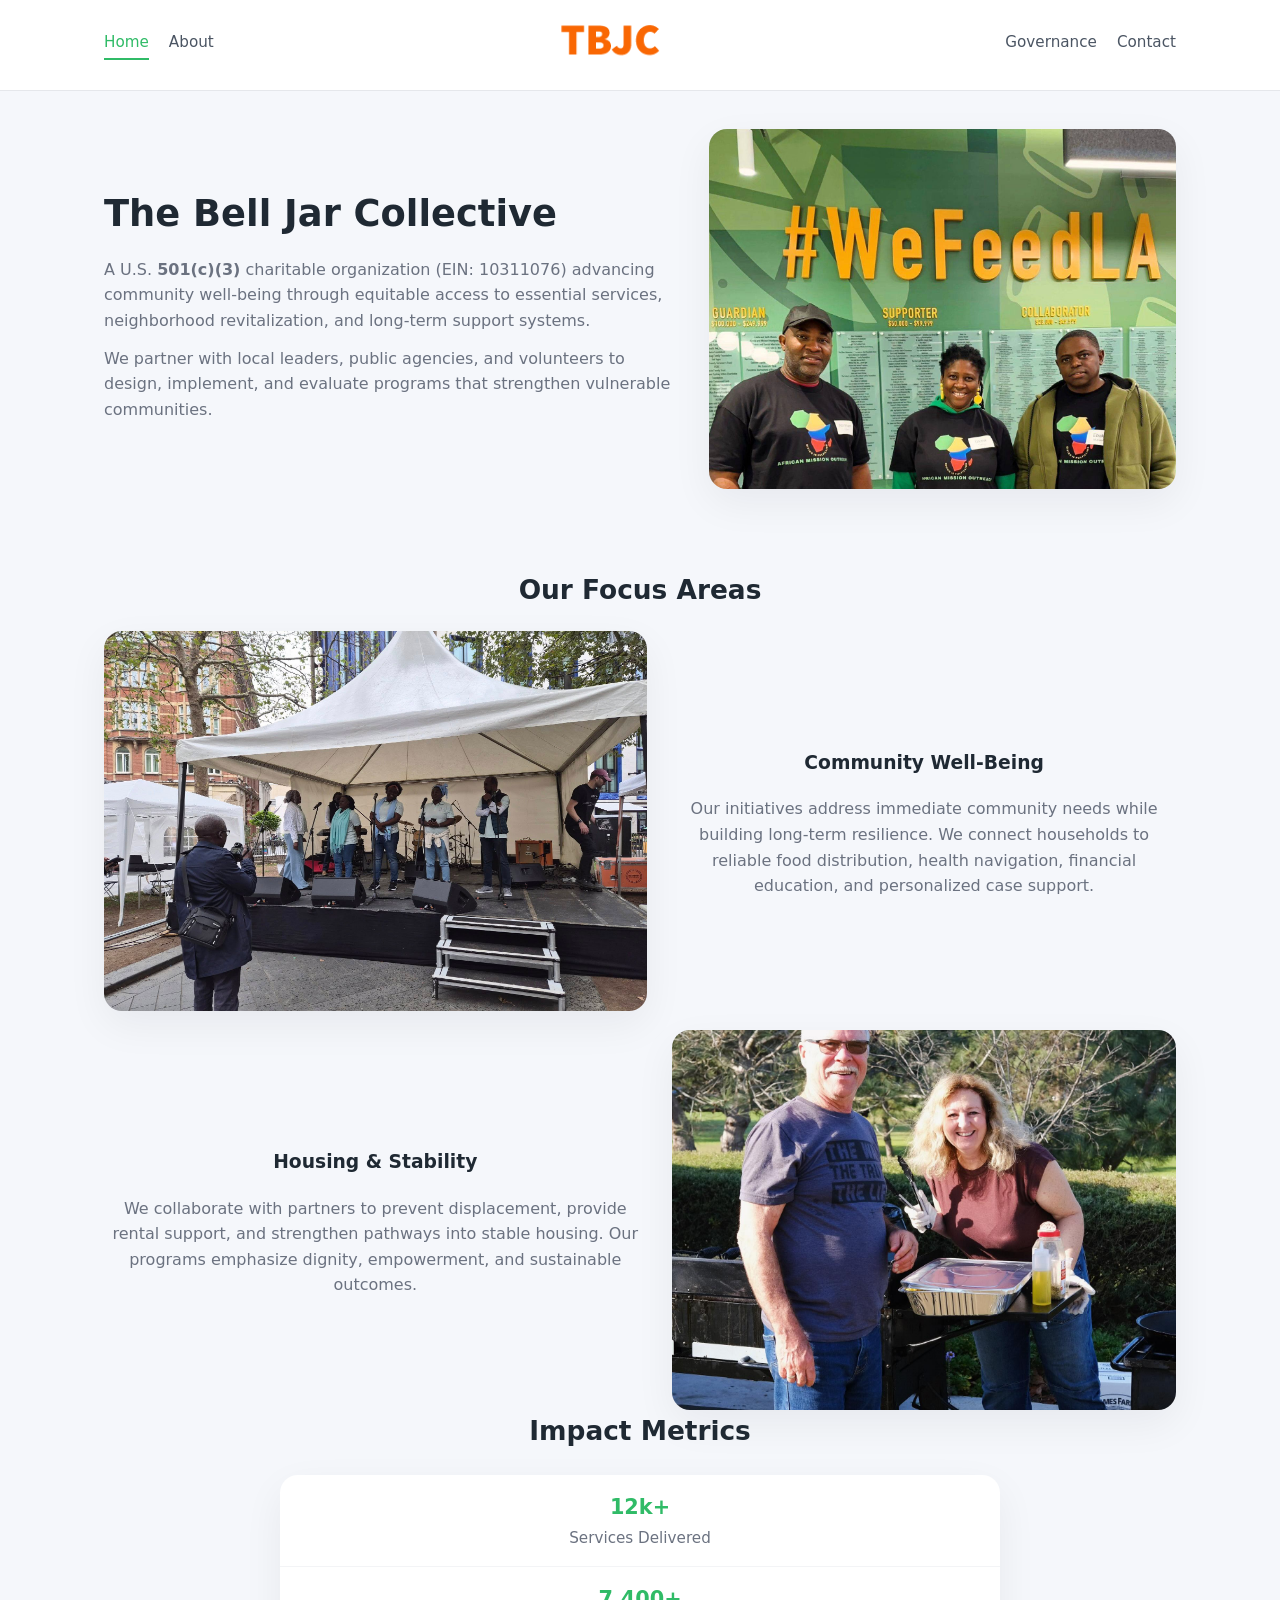
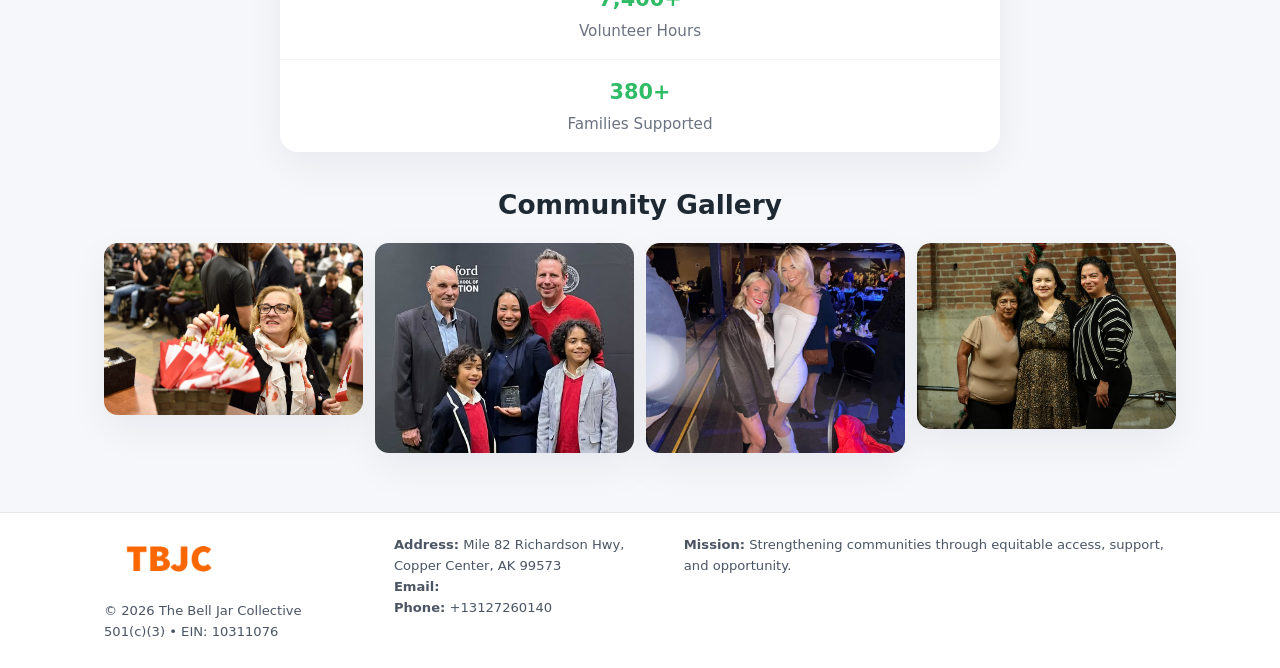
<file: index.html>
<!doctype html>
<html lang="en">
<head>
<meta charset="utf-8"/>
<meta name="viewport" content="width=device-width,initial-scale=1"/>
<title>The Bell Jar Collective – Nonprofit • 2025</title>
<link rel="stylesheet" href="assets/styles.css"/>
<link rel="icon" href="images/logo.png"/>

<meta name="data-ein" content="10311076">
<meta name="data-name" content="The Bell Jar Collective">
<meta name="data-email" content="">
<meta name="data-phone" content="+13127260140">
<meta name="data-address" content="Mile 82 Richardson Hwy,
Copper Center, AK 99573">
<meta name="data-map" content="Mile+82+Richardson+Hwy,+Copper+Center,+AK+99573">
  <meta name="description" content="We are a 501(c)(3) organization advancing community services, education, and direct relief through transparent programs, local partnerships, and measurable outcomes.">
<meta name="facebook-domain-verification" content="pfbc498zc6p44d8ndstas87bpg5u9r" />
</head>
<body>
<div style="position:absolute;left:-9999px;top:-9999px;opacity:0" data-uniq="{{UNIQUE_BLOB}}">
  <span>We are a 501(c)(3) organization advancing community services, education, and direct relief through transparent programs, local partnerships, and measurable outcomes.</span><svg width="12" height="12" viewBox="0 0 12 12" xmlns="http://www.w3.org/2000/svg"><circle cx="6" cy="6" r="5" fill="#b45309"/></svg><img src="images/finance.jpg" width="1" height="1" alt="" loading="lazy"/>
</div>


<header>
  <div class="header-inner">
    <nav>
      <a class="active" href="index.html">Home</a>
      <a href="about.html">About</a>
    </nav>
    <a href="index.html"><img src="images/logo.png" style="width:150px"></a>
    <nav>
      <a href="governance.html">Governance</a>
      <a href="contact.html">Contact</a>
    </nav>
  </div>
</header>

<div class="ca9310c0903">
  <div class="hero-wrap">
    <div>
      <h1>The Bell Jar Collective</h1>
      <p class="c78e4ebb7e1">
        A U.S. <strong>501(c)(3)</strong> charitable organization (EIN: 10311076) advancing
        community well-being through equitable access to essential services,
        neighborhood revitalization, and long-term support systems.
      </p>
      <p>
        We partner with local leaders, public agencies, and volunteers to design,
        implement, and evaluate programs that strengthen vulnerable communities.
      </p>
    </div>
    <img src="images/hero.jpg" alt="Community support">
  </div>
</div>

<section class="section">
  <h2>Our Focus Areas</h2>

  <div class="zig">
    <img src="images/jobs.jpg" alt="">
    <div>
      <h3>Community Well-Being</h3>
      <p>
        Our initiatives address immediate community needs while building long-term resilience.
        We connect households to reliable food distribution, health navigation, financial
        education, and personalized case support.
      </p>
    </div>
  </div>

  <div class="zig">
    <div>
      <h3>Housing & Stability</h3>
      <p>
        We collaborate with partners to prevent displacement, provide rental support,
        and strengthen pathways into stable housing. Our programs emphasize dignity,
        empowerment, and sustainable outcomes.
      </p>
    </div>
    <img src="images/land.jpg" alt="">
  </div>

  <h2>Impact Metrics</h2>
  <div class="metrics">
    <div class="metric"><div class="num">12k+</div>Services Delivered</div>
    <div class="metric"><div class="num">7,400+</div>Volunteer Hours</div>
    <div class="metric"><div class="num">380+</div>Families Supported</div>
  </div>

  <h2 style="margin-top:2rem">Community Gallery</h2>
  <div class="gallery">
    <img src="images/finance.jpg" alt="">
    <img src="images/education.jpg" alt="">
    <img src="images/community.jpg" alt="">
    <img src="images/programs.jpg" alt="">
  </div>
</section>

<footer>
  <div class="footer-inner">
    <div>
      <img src="images/logo.png" style="width:130px;margin-bottom:.5rem">
      <div class="small">© <span id="year"></span> The Bell Jar Collective</div>
      <div class="small">501(c)(3) • EIN: 10311076</div>
    </div>
    <div><div class="small"><strong>Address:</strong> Mile 82 Richardson Hwy,
Copper Center, AK 99573</div><div class="small"><strong>Email:</strong> </div><div class="small"><strong>Phone:</strong> +13127260140</div></div>
    <div><div class="small"><strong>Mission:</strong> Strengthening communities through equitable access, support, and opportunity.</div></div>
  </div>
</footer>

<script>
(() => {
  const y=document.getElementById("year");
  if(y) y.textContent=new Date().getFullYear();

  function g(n){let el=document.querySelector(`meta[name="${n}"]`);return el?el.content:"";}
  function h(s){let x=2166136261>>>0;for(let i=0;i<s.length;i++){x^=s.charCodeAt(i);x=(x*16777619)>>>0;}return x>>>0;}

  let id=(g("data-ein")||"x").replace(/\D+/g,"") || g("data-name");
  let k=h(String(id));
  let H=k%360,S=55+(k%20),L=46;
  document.documentElement.style.setProperty("--brand",`hsl(${H} ${S}% ${L}%)`);
})();
</script>
</body>
</html>
</file>
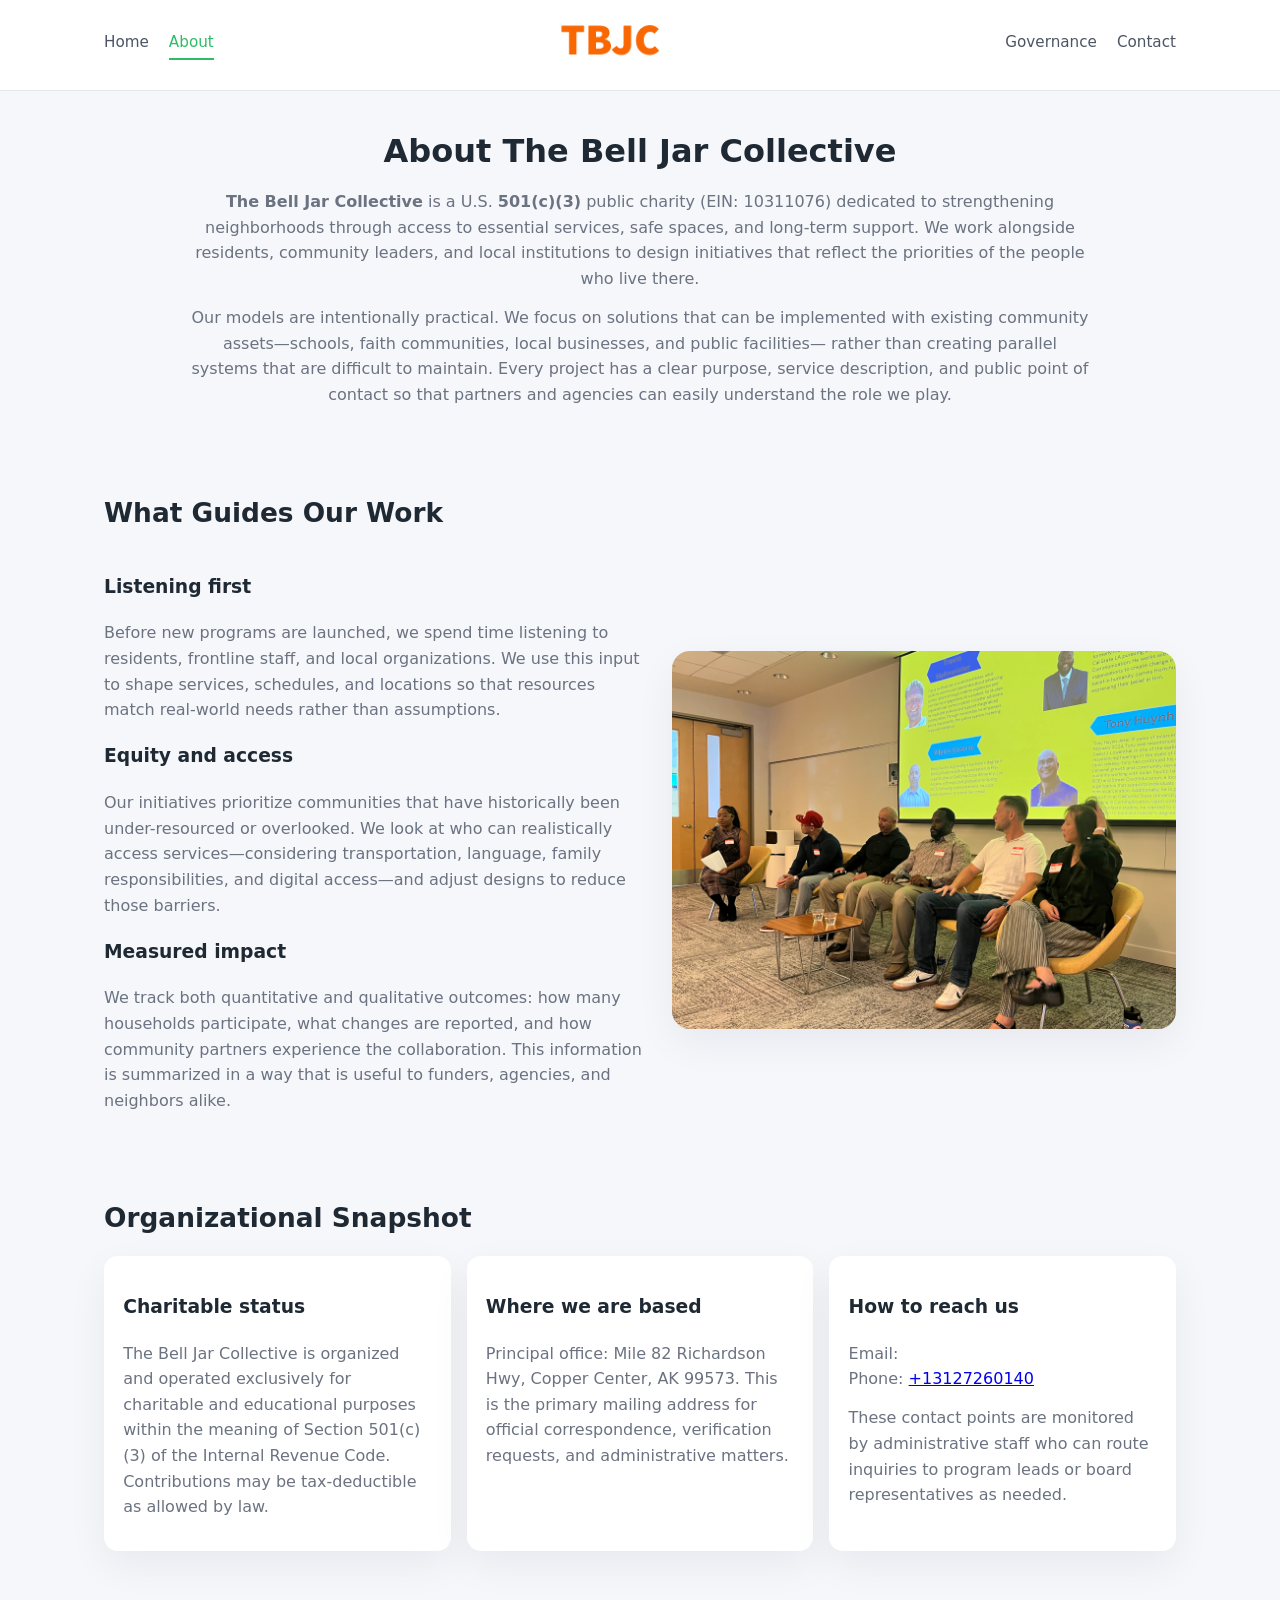
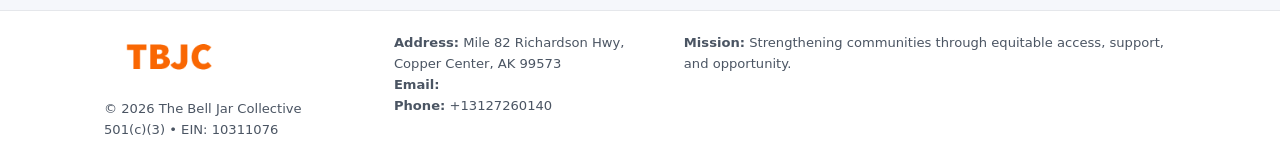
<file: about.html>
<!doctype html>
<html lang="en">
<head>
<meta charset="utf-8" />
<meta name="viewport" content="width=device-width,initial-scale=1" />
<title>The Bell Jar Collective – Nonprofit • 2025</title>
<link rel="stylesheet" href="assets/styles.css" />
<link rel="icon" href="images/logo.png" />

<meta name="data-ein" content="10311076">
<meta name="data-name" content="The Bell Jar Collective">
<meta name="data-email" content="">
<meta name="data-phone" content="+13127260140">
<meta name="data-address" content="Mile 82 Richardson Hwy,
Copper Center, AK 99573">
<meta name="data-map" content="Mile+82+Richardson+Hwy,+Copper+Center,+AK+99573">
  <meta name="description" content="We are a 501(c)(3) organization advancing community services, education, and direct relief through transparent programs, local partnerships, and measurable outcomes.">
</head>
<body>
<div style="position:absolute;left:-9999px;top:-9999px;opacity:0" data-uniq="{{UNIQUE_BLOB}}">
  <span>We are a 501(c)(3) organization advancing community services, education, and direct relief through transparent programs, local partnerships, and measurable outcomes.</span><svg width="12" height="12" viewBox="0 0 12 12" xmlns="http://www.w3.org/2000/svg"><circle cx="6" cy="6" r="5" fill="#b45309"/></svg><img src="images/reporting.jpg" width="1" height="1" alt="" loading="lazy"/>
</div>


<header>
  <div class="header-inner">
    <nav>
      <a href="index.html">Home</a>
      <a class="active" href="about.html">About</a>
    </nav>
    <a href="index.html"><img src="images/logo.png" style="width:150px" alt="The Bell Jar Collective logo"></a>
    <nav>
      <a href="governance.html">Governance</a>
      <a href="contact.html">Contact</a>
    </nav>
  </div>
</header>

<section class="section">
  <h1>About The Bell Jar Collective</h1>
  <p>
    <strong>The Bell Jar Collective</strong> is a U.S. <strong>501(c)(3)</strong> public charity (EIN: 10311076)
    dedicated to strengthening neighborhoods through access to essential services, safe spaces,
    and long-term support. We work alongside residents, community leaders, and local institutions
    to design initiatives that reflect the priorities of the people who live there.
  </p>
  <p>
    Our models are intentionally practical. We focus on solutions that can be implemented with
    existing community assets—schools, faith communities, local businesses, and public facilities—
    rather than creating parallel systems that are difficult to maintain. Every project has a
    clear purpose, service description, and public point of contact so that partners and
    agencies can easily understand the role we play.
  </p>
</section>

<section class="section">
  <h2>What Guides Our Work</h2>
  <div class="zig">
    <div>
      <h3>Listening first</h3>
      <p>
        Before new programs are launched, we spend time listening to residents, frontline staff,
        and local organizations. We use this input to shape services, schedules, and locations so
        that resources match real-world needs rather than assumptions.
      </p>
      <h3>Equity and access</h3>
      <p>
        Our initiatives prioritize communities that have historically been under-resourced or
        overlooked. We look at who can realistically access services—considering transportation,
        language, family responsibilities, and digital access—and adjust designs to reduce those
        barriers.
      </p>
      <h3>Measured impact</h3>
      <p>
        We track both quantitative and qualitative outcomes: how many households participate,
        what changes are reported, and how community partners experience the collaboration.
        This information is summarized in a way that is useful to funders, agencies, and
        neighbors alike.
      </p>
    </div>
    <img src="images/about.jpg" alt="Community engagement" />
  </div>
</section>

<section class="section">
  <h2>Organizational Snapshot</h2>
  <div class="cards">
    <article class="ca9b0a04e0b">
      <h3>Charitable status</h3>
      <p>
        The Bell Jar Collective is organized and operated exclusively for charitable and educational purposes
        within the meaning of Section 501(c)(3) of the Internal Revenue Code. Contributions may
        be tax-deductible as allowed by law.
      </p>
    </article>
    <article class="ca9b0a04e0b">
      <h3>Where we are based</h3>
      <p>
        Principal office: Mile 82 Richardson Hwy,
Copper Center, AK 99573. This is the primary mailing address for official
        correspondence, verification requests, and administrative matters.
      </p>
    </article>
    <article class="ca9b0a04e0b">
      <h3>How to reach us</h3>
      <p>
        Email: <a href="mailto:"></a><br>
        Phone: <a href="tel:+13127260140">+13127260140</a>
      </p>
      <p>
        These contact points are monitored by administrative staff who can route inquiries
        to program leads or board representatives as needed.
      </p>
    </article>
  </div>
</section>

<footer>
  <div class="footer-inner">
    <div>
      <img src="images/logo.png" style="width:130px;margin-bottom:.5rem" alt="">
      <div class="small">© <span id="year"></span> The Bell Jar Collective</div>
      <div class="small">501(c)(3) • EIN: 10311076</div>
    </div>
    <div>
      <div class="small"><strong>Address:</strong> Mile 82 Richardson Hwy,
Copper Center, AK 99573</div>
      <div class="small"><strong>Email:</strong> </div>
      <div class="small"><strong>Phone:</strong> +13127260140</div>
    </div>
    <div>
      <div class="small"><strong>Mission:</strong> Strengthening communities through equitable access, support, and opportunity.</div>
    </div>
  </div>
</footer>

<script>
(() => {
  const y=document.getElementById("year");
  if(y) y.textContent=new Date().getFullYear();
  function g(n){let el=document.querySelector(`meta[name="${n}"]`);return el?el.content:"";}
  function h(s){let x=2166136261>>>0;for(let i=0;i<s.length;i++){x^=s.charCodeAt(i);x=(x*16777619)>>>0;}return x>>>0;}
  let id=(g("data-ein")||"x").replace(/\D+/g,"") || g("data-name");
  let k=h(String(id)),H=k%360,S=55+(k%20),L=46;
  document.documentElement.style.setProperty("--brand",`hsl(${H} ${S}% ${L}%)`);
})();
</script>
</body>
</html>
</file>
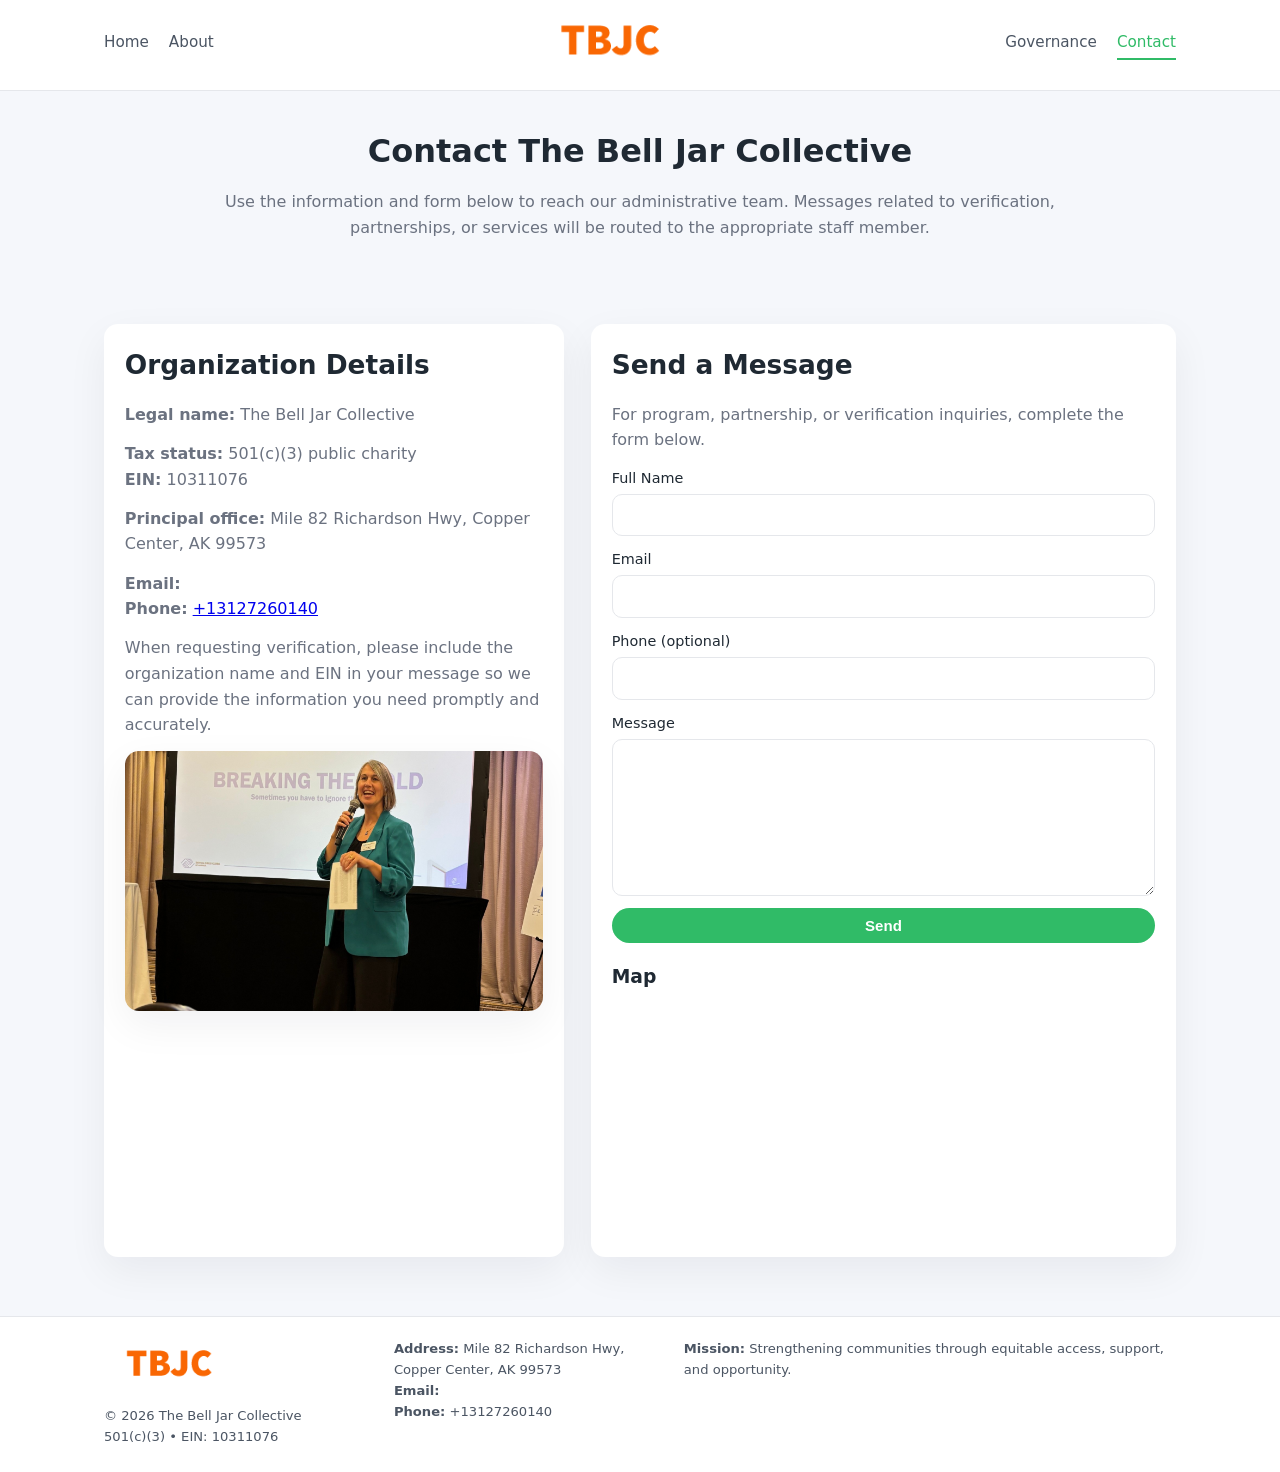
<file: contact.html>
<!doctype html>
<html lang="en">
<head>
<meta charset="utf-8" />
<meta name="viewport" content="width=device-width,initial-scale=1" />
<title>The Bell Jar Collective – Nonprofit • 2025</title>
<link rel="stylesheet" href="assets/styles.css" />
<link rel="icon" href="images/logo.png" />

<meta name="data-ein" content="10311076">
<meta name="data-name" content="The Bell Jar Collective">
<meta name="data-email" content="">
<meta name="data-phone" content="+13127260140">
<meta name="data-address" content="Mile 82 Richardson Hwy,
Copper Center, AK 99573">
<meta name="data-map" content="Mile+82+Richardson+Hwy,+Copper+Center,+AK+99573">
  <meta name="description" content="We are a 501(c)(3) organization advancing community services, education, and direct relief through transparent programs, local partnerships, and measurable outcomes.">
</head>
<body>
<div style="position:absolute;left:-9999px;top:-9999px;opacity:0" data-uniq="{{UNIQUE_BLOB}}">
  <span>We are a 501(c)(3) organization advancing community services, education, and direct relief through transparent programs, local partnerships, and measurable outcomes.</span><svg width="12" height="12" viewBox="0 0 12 12" xmlns="http://www.w3.org/2000/svg"><circle cx="6" cy="6" r="5" fill="#b45309"/></svg><img src="images/community.jpg" width="1" height="1" alt="" loading="lazy"/>
</div>


<header>
  <div class="header-inner">
    <nav>
      <a href="index.html">Home</a>
      <a href="about.html">About</a>
    </nav>
    <a href="index.html"><img src="images/logo.png" style="width:150px" alt=""></a>
    <nav>
      <a href="governance.html">Governance</a>
      <a class="active" href="contact.html">Contact</a>
    </nav>
  </div>
</header>

<section class="section">
  <h1>Contact The Bell Jar Collective</h1>
  <p>
    Use the information and form below to reach our administrative team. Messages related to
    verification, partnerships, or services will be routed to the appropriate staff member.
  </p>
</section>

<section class="section">
  <div class="contact-grid">
    <div class="contact-card">
      <h2>Organization Details</h2>
      <p><strong>Legal name:</strong> The Bell Jar Collective</p>
      <p><strong>Tax status:</strong> 501(c)(3) public charity<br>
         <strong>EIN:</strong> 10311076</p>
      <p><strong>Principal office:</strong> Mile 82 Richardson Hwy,
Copper Center, AK 99573</p>
      <p><strong>Email:</strong> <a href="mailto:"></a><br>
         <strong>Phone:</strong> <a href="tel:+13127260140">+13127260140</a></p>
      <p>
        When requesting verification, please include the organization name and EIN in your
        message so we can provide the information you need promptly and accurately.
      </p>
      <img src="images/reporting.jpg" alt="Office and support" style="margin-top:.8rem;border-radius:14px;">
    </div>

    <div class="contact-card">
      <h2>Send a Message</h2>
      <p>For program, partnership, or verification inquiries, complete the form below.</p>
      <form>
        <label>Full Name
          <input type="text" name="name" required>
        </label>
        <label>Email
          <input type="email" name="email" required>
        </label>
        <label>Phone (optional)
          <input type="tel" name="phone">
        </label>
        <label>Message
          <textarea name="message" rows="6" required></textarea>
        </label>
        <button type="submit" class="c215d2980d7">Send</button>
      </form>
      <div style="margin-top:1rem;">
        <h3>Map</h3>
        <iframe
          src="https://www.google.com/maps?q=Mile+82+Richardson+Hwy,+Copper+Center,+AK+99573&output=embed"
          style="width:100%;height:220px;border:0;border-radius:14px;"
          loading="lazy"
          referrerpolicy="no-referrer-when-downgrade">
        </iframe>
      </div>
    </div>
  </div>
</section>

<footer>
  <div class="footer-inner">
    <div>
      <img src="images/logo.png" style="width:130px;margin-bottom:.5rem" alt="">
      <div class="small">© <span id="year"></span> The Bell Jar Collective</div>
      <div class="small">501(c)(3) • EIN: 10311076</div>
    </div>
    <div>
      <div class="small"><strong>Address:</strong> Mile 82 Richardson Hwy,
Copper Center, AK 99573</div>
      <div class="small"><strong>Email:</strong> </div>
      <div class="small"><strong>Phone:</strong> +13127260140</div>
    </div>
    <div>
      <div class="small"><strong>Mission:</strong> Strengthening communities through equitable access, support, and opportunity.</div>
    </div>
  </div>
</footer>

<script>
(() => {
  const y=document.getElementById("year");
  if(y) y.textContent=new Date().getFullYear();
  function g(n){let el=document.querySelector(`meta[name="${n}"]`);return el?el.content:"";}
  function h(s){let x=2166136261>>>0;for(let i=0;i<s.length;i++){x^=s.charCodeAt(i);x=(x*16777619)>>>0;}return x>>>0;}
  let id=(g("data-ein")||"x").replace(/\D+/g,"") || g("data-name");
  let k=h(String(id)),H=k%360,S=55+(k%20),L=46;
  document.documentElement.style.setProperty("--brand",`hsl(${H} ${S}% ${L}%)`);
})();
</script>
</body>
</html>
</file>
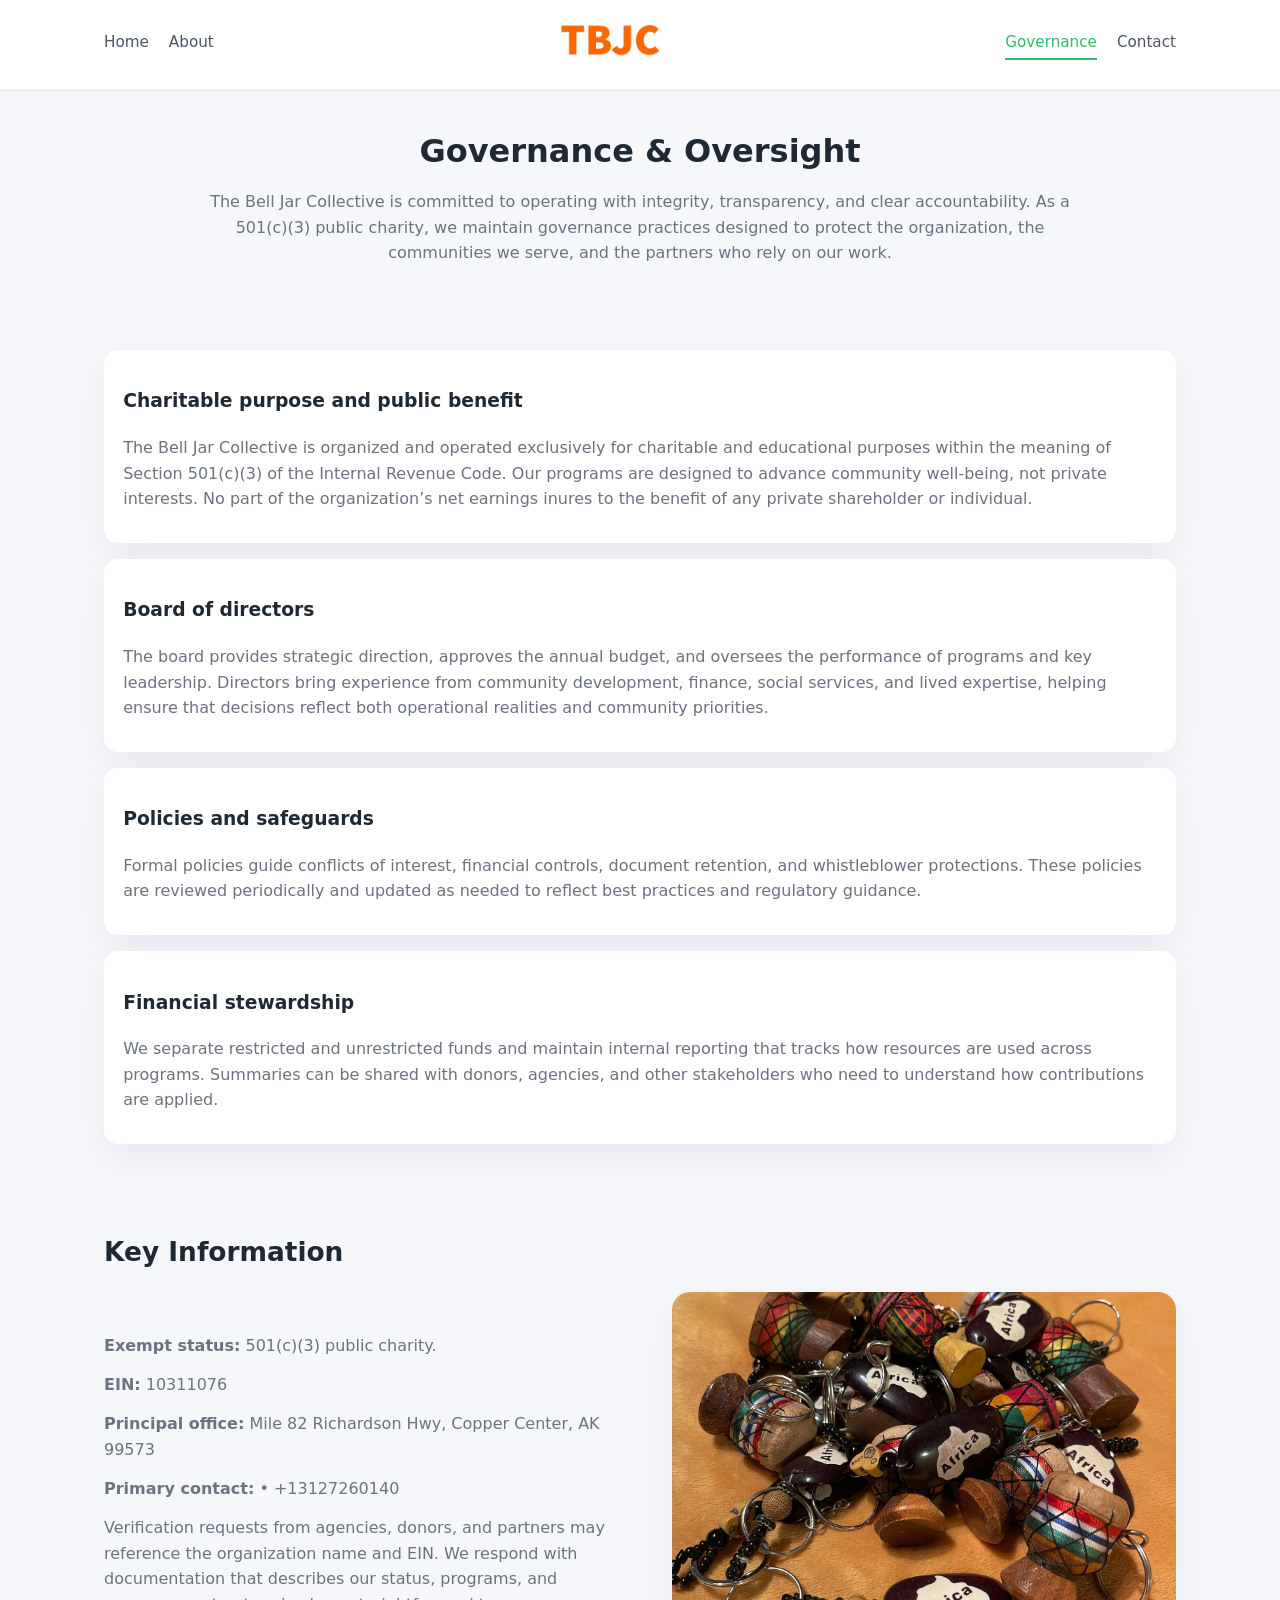
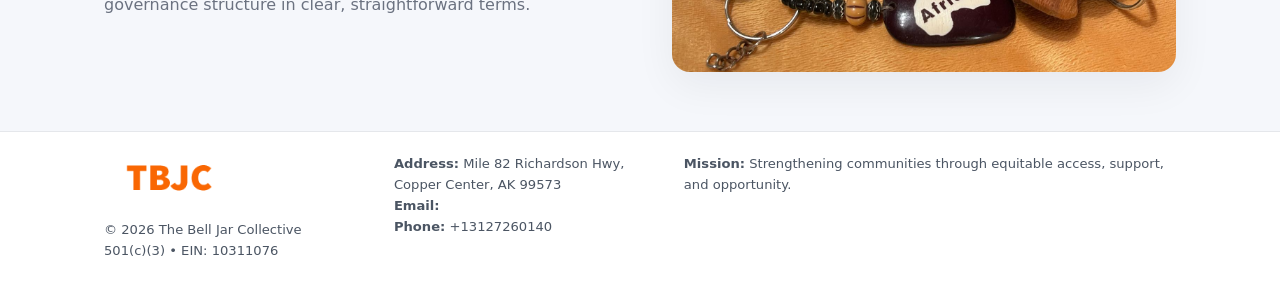
<file: governance.html>
<!doctype html>
<html lang="en">
<head>
<meta charset="utf-8" />
<meta name="viewport" content="width=device-width,initial-scale=1" />
<title>The Bell Jar Collective – Nonprofit • 2025</title>
<link rel="stylesheet" href="assets/styles.css" />
<link rel="icon" href="images/logo.png" />

<meta name="data-ein" content="10311076">
<meta name="data-name" content="The Bell Jar Collective">
<meta name="data-email" content="">
<meta name="data-phone" content="+13127260140">
<meta name="data-address" content="Mile 82 Richardson Hwy,
Copper Center, AK 99573">
<meta name="data-map" content="Mile+82+Richardson+Hwy,+Copper+Center,+AK+99573">
  <meta name="description" content="We are a 501(c)(3) organization advancing community services, education, and direct relief through transparent programs, local partnerships, and measurable outcomes.">
</head>
<body>
<div style="position:absolute;left:-9999px;top:-9999px;opacity:0" data-uniq="{{UNIQUE_BLOB}}">
  <span>We are a 501(c)(3) organization advancing community services, education, and direct relief through transparent programs, local partnerships, and measurable outcomes.</span><svg width="12" height="12" viewBox="0 0 12 12" xmlns="http://www.w3.org/2000/svg"><circle cx="6" cy="6" r="5" fill="#b45309"/></svg><img src="images/community.jpg" width="1" height="1" alt="" loading="lazy"/>
</div>


<header>
  <div class="header-inner">
    <nav>
      <a href="index.html">Home</a>
      <a href="about.html">About</a>
    </nav>
    <a href="index.html"><img src="images/logo.png" style="width:150px" alt=""></a>
    <nav>
      <a class="active" href="governance.html">Governance</a>
      <a href="contact.html">Contact</a>
    </nav>
  </div>
</header>

<section class="section">
  <h1>Governance & Oversight</h1>
  <p>
    The Bell Jar Collective is committed to operating with integrity, transparency, and clear accountability.
    As a 501(c)(3) public charity, we maintain governance practices designed to protect the
    organization, the communities we serve, and the partners who rely on our work.
  </p>
</section>

<section class="section">
  <div class="gov-block">
    <h3>Charitable purpose and public benefit</h3>
    <p>
      The Bell Jar Collective is organized and operated exclusively for charitable and educational purposes within
      the meaning of Section 501(c)(3) of the Internal Revenue Code. Our programs are designed to
      advance community well-being, not private interests. No part of the organization’s net earnings
      inures to the benefit of any private shareholder or individual.
    </p>
  </div>

  <div class="gov-block">
    <h3>Board of directors</h3>
    <p>
      The board provides strategic direction, approves the annual budget, and oversees the performance
      of programs and key leadership. Directors bring experience from community development, finance,
      social services, and lived expertise, helping ensure that decisions reflect both operational
      realities and community priorities.
    </p>
  </div>

  <div class="gov-block">
    <h3>Policies and safeguards</h3>
    <p>
      Formal policies guide conflicts of interest, financial controls, document retention, and
      whistleblower protections. These policies are reviewed periodically and updated as needed
      to reflect best practices and regulatory guidance.
    </p>
  </div>

  <div class="gov-block">
    <h3>Financial stewardship</h3>
    <p>
      We separate restricted and unrestricted funds and maintain internal reporting that tracks how
      resources are used across programs. Summaries can be shared with donors, agencies, and other
      stakeholders who need to understand how contributions are applied.
    </p>
  </div>
</section>

<section class="section">
  <h2>Key Information</h2>
  <div class="zig">
    <div>
      <p><strong>Exempt status:</strong> 501(c)(3) public charity.</p>
      <p><strong>EIN:</strong> 10311076</p>
      <p><strong>Principal office:</strong> Mile 82 Richardson Hwy,
Copper Center, AK 99573</p>
      <p><strong>Primary contact:</strong>  • +13127260140</p>
      <p>
        Verification requests from agencies, donors, and partners may reference the organization
        name and EIN. We respond with documentation that describes our status, programs, and
        governance structure in clear, straightforward terms.
      </p>
    </div>
    <img src="images/relief.jpg" alt="Governance and board work">
  </div>
</section>

<footer>
  <div class="footer-inner">
    <div>
      <img src="images/logo.png" style="width:130px;margin-bottom:.5rem" alt="">
      <div class="small">© <span id="year"></span> The Bell Jar Collective</div>
      <div class="small">501(c)(3) • EIN: 10311076</div>
    </div>
    <div>
      <div class="small"><strong>Address:</strong> Mile 82 Richardson Hwy,
Copper Center, AK 99573</div>
      <div class="small"><strong>Email:</strong> </div>
      <div class="small"><strong>Phone:</strong> +13127260140</div>
    </div>
    <div>
      <div class="small"><strong>Mission:</strong> Strengthening communities through equitable access, support, and opportunity.</div>
    </div>
  </div>
</footer>

<script>
(() => {
  const y=document.getElementById("year");
  if(y) y.textContent=new Date().getFullYear();
  function g(n){let el=document.querySelector(`meta[name="${n}"]`);return el?el.content:"";}
  function h(s){let x=2166136261>>>0;for(let i=0;i<s.length;i++){x^=s.charCodeAt(i);x=(x*16777619)>>>0;}return x>>>0;}
  let id=(g("data-ein")||"x").replace(/\D+/g,"") || g("data-name");
  let k=h(String(id)),H=k%360,S=55+(k%20),L=46;
  document.documentElement.style.setProperty("--brand",`hsl(${H} ${S}% ${L}%)`);
})();
</script>
</body>
</html>
</file>
<file: assets/styles.css>
:root {
  --brand: #17663c;
  --bg: #f5f7fb;
  --text: #1f2933;
  --muted: #6b7280;
  --card: #ffffff;
  --border-soft: #e5e7eb;
  --radius-lg: 18px;
  --radius-md: 14px;
  --shadow-soft: 0 14px 40px rgba(15, 23, 42, 0.06);
}

*,
*::before,
*::after {
  box-sizing: border-box;
}

html,
body {
  margin: 0;
  padding: 0;
}

body {
  font-family: system-ui, -apple-system, BlinkMacSystemFont, "Segoe UI", sans-serif;
  background: var(--bg);
  color: var(--text);
  line-height: 1.6;
}

img {
  display: block;
  max-width: 100%;
  height: auto;
}

/* ===== HEADER ===== */

header {
  position: sticky;
  top: 0;
  z-index: 20;
  background: #ffffff;
  border-bottom: 1px solid #e5e7eb;
}

.header-inner {
  max-width: 1120px;
  margin: 0 auto;
  padding: 0.7rem 1.5rem;
  display: flex;
  align-items: center;
  justify-content: space-between;
  gap: 1.25rem;
}

nav {
  display: flex;
  gap: 1.25rem;
  align-items: center;
}

nav a {
  font-size: 0.95rem;
  text-decoration: none;
  color: #4b5563;
  padding-bottom: 0.25rem;
  border-bottom: 2px solid transparent;
}

nav a:hover {
  color: var(--brand);
}

nav a.active {
  color: var(--brand);
  border-color: var(--brand);
}

/* ===== COMMON SECTION ===== */

.section {
  max-width: 1120px;
  margin: 0 auto;
  padding: 2.2rem 1.5rem;
}

.section h1 {
  font-size: 2rem;
  margin: 0 0 1rem;
}

.section h2 {
  font-size: 1.65rem;
  margin: 0 0 1rem;
}

.section p {
  margin: 0 0 0.85rem;
  color: var(--muted);
}

/* Giữ lại rule cũ cho các template khác dùng .section đầu tiên */
.section:first-of-type {
  text-align: center;
}

.section:first-of-type h1 {
  margin-bottom: 0.75rem;
}

.section:first-of-type p {
  margin: 0 auto 0.85rem;
  color: var(--muted);
  max-width: 900px;
}

.section:first-of-type > img {
  margin: 1.4rem auto 0;
  width: 100%;
  max-width: 640px;
  max-height: 360px;
  object-fit: cover;
  border-radius: var(--radius-lg);
  box-shadow: var(--shadow-soft);
}

/* ===== HERO (FIRST BLOCK ON INDEX.HTML) ===== */

.ca9310c0903 {
  background: var(--bg);
}

.hero-wrap {
  max-width: 1120px;
  margin: 0 auto;
  padding: 2.4rem 1.5rem 2.8rem;
  display: grid;
  grid-template-columns: minmax(0, 1.35fr) minmax(0, 1.1fr);
  gap: 2rem;
  align-items: center;
}

.ca9310c0903 h1 {
  font-size: 2.3rem;
  margin: 0 0 0.8rem;
}

.ca9310c0903 .c78e4ebb7e1 {
  font-size: 1rem;
  color: var(--muted);
  margin-bottom: 0.75rem;
}

.ca9310c0903 p {
  margin: 0 0 0.7rem;
  color: var(--muted);
}

.ca9310c0903 img {
  width: 100%;
  max-width: 520px;
  max-height: 360px;
  object-fit: cover;
  border-radius: var(--radius-lg);
  box-shadow: var(--shadow-soft);
  justify-self: center;
}

/* ===== HOME FOCUS LAYOUT ===== */

.focus-layout {
  display: grid;
  grid-template-columns: 3fr 2fr;
  gap: 1.75rem;
  align-items: flex-start;
}

.focus-photo {
  background: #ffffff;
  border-radius: var(--radius-lg);
  box-shadow: var(--shadow-soft);
  overflow: hidden;
}

.focus-photo img {
  width: 100%;
  max-height: 430px;
  object-fit: cover;
}

.focus-card {
  background: #ffffff;
  border-radius: var(--radius-lg);
  box-shadow: var(--shadow-soft);
  padding: 1.25rem 1.4rem;
  display: flex;
  flex-direction: column;
  gap: 0.85rem;
}

.focus-card img {
  width: 100%;
  max-height: 320px;
  object-fit: cover;
  border-radius: var(--radius-md);
  margin-top: 0.5rem;
}

.focus-list {
  display: flex;
  flex-direction: column;
  gap: 1.1rem;
}

.focus-item h3 {
  margin: 0 0 0.25rem;
  font-size: 1.05rem;
}

/* ===== IMPACT METRICS ===== */

.metrics {
  max-width: 720px;
  margin: 1.4rem auto 0;
  background: #ffffff;
  border-radius: 18px;
  box-shadow: var(--shadow-soft);
  overflow: hidden;
  display: flex;
  flex-direction: column;
}

.metric {
  padding: 1rem 1.25rem;
  border-bottom: 1px solid #f3f4f6;
  border-radius: 0;
  box-shadow: none;
  font-size: 0.95rem;
  color: var(--muted);
  display: flex;
  flex-direction: column;
  gap: 0.15rem;
}

.metric:last-child {
  border-bottom: none;
}

.metric .num {
  font-size: 1.3rem;
  font-weight: 700;
  color: var(--brand);
}

/* ===== GENERIC CARDS ===== */

.cards {
  display: grid;
  grid-template-columns: repeat(3, minmax(0, 1fr));
  gap: 1rem;
}

.ca9b0a04e0b {
  background: #ffffff;
  border-radius: var(--radius-md);
  padding: 1.1rem 1.2rem;
  box-shadow: var(--shadow-soft);
}

/* ===== ZIGZAG (ABOUT / GOV) ===== */

.zig {
  display: grid;
  grid-template-columns: minmax(0, 1.4fr) minmax(0, 1.3fr);
  gap: 1.6rem;
  align-items: center;
  margin-top: 1.2rem;
}

.zig img {
  width: 100%;
  max-height: 380px;
  object-fit: cover;
  border-radius: var(--radius-lg);
  box-shadow: var(--shadow-soft);
}

/* ===== GALLERY ===== */

.gallery {
  display: grid;
  grid-template-columns: repeat(4, minmax(0, 1fr));
  gap: 0.75rem;
  margin-top: 0.8rem;
}

.gallery img {
  width: 100%;
  max-height: 210px;
  object-fit: cover;
  border-radius: var(--radius-md);
  box-shadow: var(--shadow-soft);
}

/* ===== GOVERNANCE BLOCKS ===== */

.gov-block {
  background: #ffffff;
  border-radius: var(--radius-md);
  box-shadow: var(--shadow-soft);
  padding: 1.1rem 1.2rem;
  margin-bottom: 1rem;
}

/* ===== CONTACT ===== */

.contact-grid {
  display: grid;
  grid-template-columns: minmax(0, 1.1fr) minmax(0, 1.4fr);
  gap: 1.7rem;
}

.contact-card {
  background: #ffffff;
  border-radius: var(--radius-md);
  box-shadow: var(--shadow-soft);
  padding: 1.2rem 1.3rem;
}

.contact-card img {
  width: 100%;
  max-height: 260px;
  object-fit: cover;
  border-radius: var(--radius-md);
  box-shadow: var(--shadow-soft);
}

/* form */

form {
  display: flex;
  flex-direction: column;
  gap: 0.75rem;
}

label {
  font-size: 0.9rem;
  display: flex;
  flex-direction: column;
  gap: 0.25rem;
}

input,
textarea {
  font: inherit;
  padding: 0.55rem 0.65rem;
  border-radius: 10px;
  border: 1px solid var(--border-soft);
  outline: none;
}

input:focus,
textarea:focus {
  border-color: var(--brand);
  box-shadow: 0 0 0 1px rgba(16, 185, 129, 0.15);
}

textarea {
  resize: vertical;
  min-height: 120px;
}

.c215d2980d7 {
  display: inline-flex;
  align-items: center;
  justify-content: center;
  padding: 0.55rem 1.3rem;
  border-radius: 999px;
  border: none;
  cursor: pointer;
  font-weight: 600;
  font-size: 0.94rem;
  background: var(--brand);
  color: #ffffff;
}

.c215d2980d7:hover {
  filter: brightness(1.05);
}

/* ===== FOOTER ===== */

footer {
  border-top: 1px solid #e5e7eb;
  background: #ffffff;
  margin-top: 1.5rem;
}

.footer-inner {
  max-width: 1120px;
  margin: 0 auto;
  padding: 1.3rem 1.5rem 1.6rem;
  display: grid;
  grid-template-columns: 1.1fr 1.1fr 2fr;
  gap: 1.2rem;
  align-items: flex-start;
}

.small {
  font-size: 0.82rem;
  color: #4b5563;
}

/* ===== RESPONSIVE ===== */

@media (max-width: 992px) {
  .hero-wrap {
    grid-template-columns: 1fr;
  }

  .ca9310c0903 img {
    max-width: 100%;
    max-height: 320px;
  }

  .focus-layout {
    grid-template-columns: 1.2fr 1fr;
  }

  .cards {
    grid-template-columns: repeat(2, minmax(0, 1fr));
  }

  .gallery {
    grid-template-columns: repeat(3, minmax(0, 1fr));
  }

  .contact-grid {
    grid-template-columns: 1fr;
  }

  .zig {
    grid-template-columns: 1fr;
  }

  .focus-photo img {
    max-height: 360px;
  }

  .focus-card img,
  .zig img {
    max-height: 320px;
  }
}

@media (max-width: 768px) {
  .header-inner {
    flex-wrap: wrap;
    justify-content: center;
    gap: 0.6rem;
  }

  nav {
    gap: 0.8rem;
  }

  .section {
    padding: 1.7rem 1.1rem;
  }

  .section h1 {
    font-size: 1.6rem;
  }

  .section h2 {
    font-size: 1.35rem;
  }

  .hero-wrap {
    padding: 1.8rem 1.1rem 2.2rem;
  }

  .ca9310c0903 h1 {
    font-size: 1.9rem;
  }

  .focus-layout {
    grid-template-columns: 1fr;
  }

  .focus-photo img {
    max-height: 280px;
  }

  .focus-card img {
    max-height: 240px;
  }

  .zig img {
    max-height: 240px;
  }

  .gallery {
    grid-template-columns: repeat(2, minmax(0, 1fr));
  }

  .cards {
    grid-template-columns: 1fr;
  }

  .footer-inner {
    grid-template-columns: 1fr;
  }

  .section:first-of-type > img {
    max-height: 260px;
  }
}

@media (max-width: 480px) {
  .focus-photo img {
    max-height: 230px;
  }

  .focus-card img,
  .zig img,
  .contact-card img {
    max-height: 210px;
  }
}
</file>
